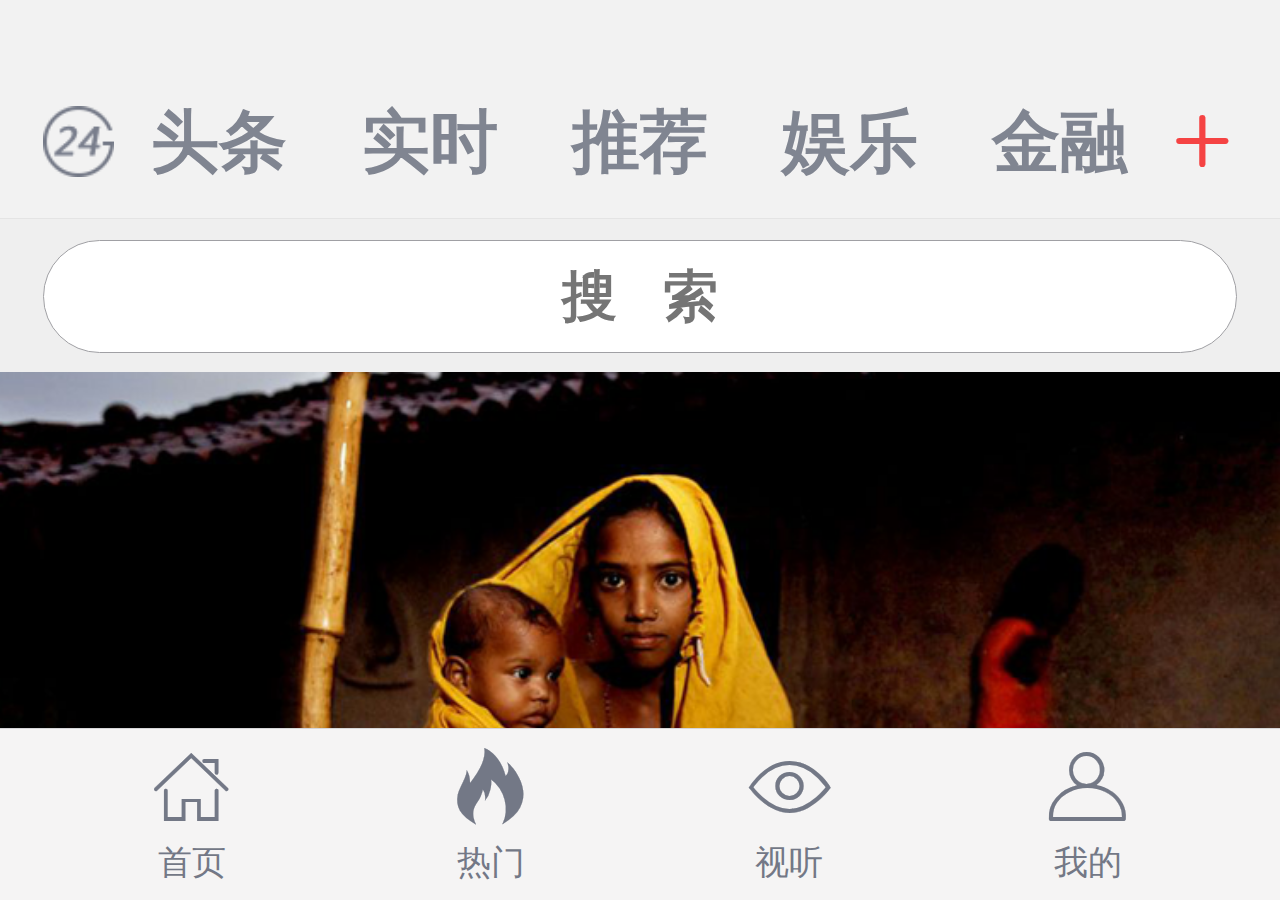
<file: index.html>
<!doctype html>
<html lang="en">
<head>
    <meta charset="UTF-8">
    <title>Document</title>
    <meta name="viewport" content="width=device-width, user-scalable=no, initial-scale=1.0, maximum-scale=1.0, minimum-scale=1.0">
    <link rel="stylesheet" href="css/swiper-3.4.0.min.css">
    <link rel="stylesheet" href="css/animate.css">
    <link rel="stylesheet" href="fonts/iconfont.css">
    <link rel="stylesheet" href="css/index.css">
    <script src="js/zepto.min.js"></script>
    <script src="js/swiper-3.4.0.min.js"></script>
    <script src="js/index.js"></script>
</head>
<body>
<div class="header">
    <div class="head"></div>
    <div class="nav_head">
        <div class="logo">
            <span></span>
        </div>
        <div class="nav">
            <div class="nav_main">
                <a href="#"><span>头条</span></a>
                <a href="#"><span>实时</span></a>
                <a href="#"><span>推荐</span></a>
                <a href="#"><span>娱乐</span></a>
                <a href="#"><span>金融</span></a>
            </div>
        </div>
        <div class="sadd">
            <i class="iconfont icon-jiahao"></i>
        </div>
    </div>
</div>
<div class="search">
    <div class="shuru">
        <input type="text" placeholder="搜&nbsp;&nbsp;&nbsp;索">
    </div>
</div>
<div class="menu">
    <div class="menu_swiper">
        <div class="swiper-wrapper">
            <div class="swiper-slide">
                <div class="menu_con">
                <div class="banner">
                    <div class="swiper-container">
                        <div class="swiper-wrapper">
                            <div class="swiper-slide"><img src="img/banner_1.png" alt=""><span>叙利亚内战导致难民持续增加</span></div>
                            <div class="swiper-slide"><img src="img/banner_1.png" alt=""><span>叙利亚内战导致难民持续增加</span></div>
                            <div class="swiper-slide"><img src="img/banner_1.png" alt=""><span>叙利亚内战导致难民持续增加</span></div>
                            <div class="swiper-slide"><img src="img/banner_1.png" alt=""><span>叙利亚内战导致难民持续增加</span></div>
                        </div>
                        <!-- Add Pagination -->
                        <div class="swiper-pagination "></div>
                    </div>
                </div>
                <div class="news_list">
                    <div class="news_main">
                        <div class="news_pic">
                            <img src="img/tiaoshi (1).jpg" alt="">
                        </div>
                        <div class="news_con">
                            <h2 class="news_title">被曝出英国周边地区的非洲难民 数量急剧增加</h2>
                            <div class="news_time">09:15</div>
                            <div class="news_commit">
                                <span>2010万</span><i class="iconfont icon-wodefankui"></i>
                            </div>
                        </div>
                    </div>
                    <div class="news_main">
                        <div class="news_pic">
                            <img src="img/tiaoshi (2).jpg" alt="">
                        </div>
                        <div class="news_con">
                            <h2 class="news_title">G20为什么对中国这么重要? 习近平这样说</h2>
                            <div class="news_time">09:15</div>
                            <div class="news_commit">
                                <span>2010万</span><i class="iconfont icon-wodefankui"></i>
                            </div>
                        </div>
                    </div>
                    <div class="news_main">
                        <div class="news_pic">
                            <img src="img/tiaoshi (3).jpg" alt="">
                        </div>
                        <div class="news_con">
                            <h2 class="news_title">太平洋地区发现发现“不明物体” 竟然是它</h2>
                            <div class="news_time">09:15</div>
                            <div class="news_commit">
                                <span>2010万</span><i class="iconfont icon-wodefankui"></i>
                            </div>
                        </div>
                    </div>
                    <div class="news_main">
                        <div class="news_pic">
                            <img src="img/tiaoshi (4).jpg" alt="">
                        </div>
                        <div class="news_con">
                            <h2 class="news_title">G20为什么对中国这么重要? 习近平这样说</h2>
                            <div class="news_time">09:15</div>
                            <div class="news_commit">
                                <span>2010万</span><i class="iconfont icon-wodefankui"></i>
                            </div>
                        </div>
                    </div>
                    <div class="news_main">
                        <div class="news_pic">
                            <img src="img/tiaoshi (4).jpg" alt="">
                        </div>
                        <div class="news_con">
                            <h2 class="news_title">G20为什么对中国这么重要? 习近平这样说</h2>
                            <div class="news_time">09:15</div>
                            <div class="news_commit">
                                <span>2010万</span><i class="iconfont icon-wodefankui"></i>
                            </div>
                        </div>
                    </div>
                    <div class="news_main">
                        <div class="news_pic">
                            <img src="img/tiaoshi (4).jpg" alt="">
                        </div>
                        <div class="news_con">
                            <h2 class="news_title">G20为什么对中国这么重要? 习近平这样说</h2>
                            <div class="news_time">09:15</div>
                            <div class="news_commit">
                                <span>2010万</span><i class="iconfont icon-wodefankui"></i>
                            </div>
                        </div>
                    </div>
                    <div class="news_main">
                        <div class="news_pic">
                            <img src="img/tiaoshi (4).jpg" alt="">
                        </div>
                        <div class="news_con">
                            <h2 class="news_title">G20为什么对中国这么重要? 习近平这样说</h2>
                            <div class="news_time">09:15</div>
                            <div class="news_commit">
                                <span>2010万</span><i class="iconfont icon-wodefankui"></i>
                            </div>
                        </div>
                    </div>
                </div>
            </div>
            </div>
        </div>
    <!-- Add Scroll Bar -->
        <div class="swiper-scrollbar"></div>
    </div>

</div>
<div class="footer">
    <div class="foot_main">
        <div class="foot_icon">
            <i class="iconfont icon-shouyeshouye"></i>
        </div>
        <span>首页</span>
    </div>
    <div class="foot_main">
        <div class="foot_icon">
            <i class="iconfont icon-huo"></i>
        </div>
        <span>热门</span>
    </div>
    <div class="foot_main">
        <div class="foot_icon">
            <i class="iconfont icon-yanjing"></i>
        </div>
        <span>视听</span>
    </div>
    <div class="foot_main">
        <div class="foot_icon">
            <i class="iconfont icon-wodejuhuasuan"></i>
        </div>
        <span>我的</span>
    </div>
</div>
</body>
</html>
</file>
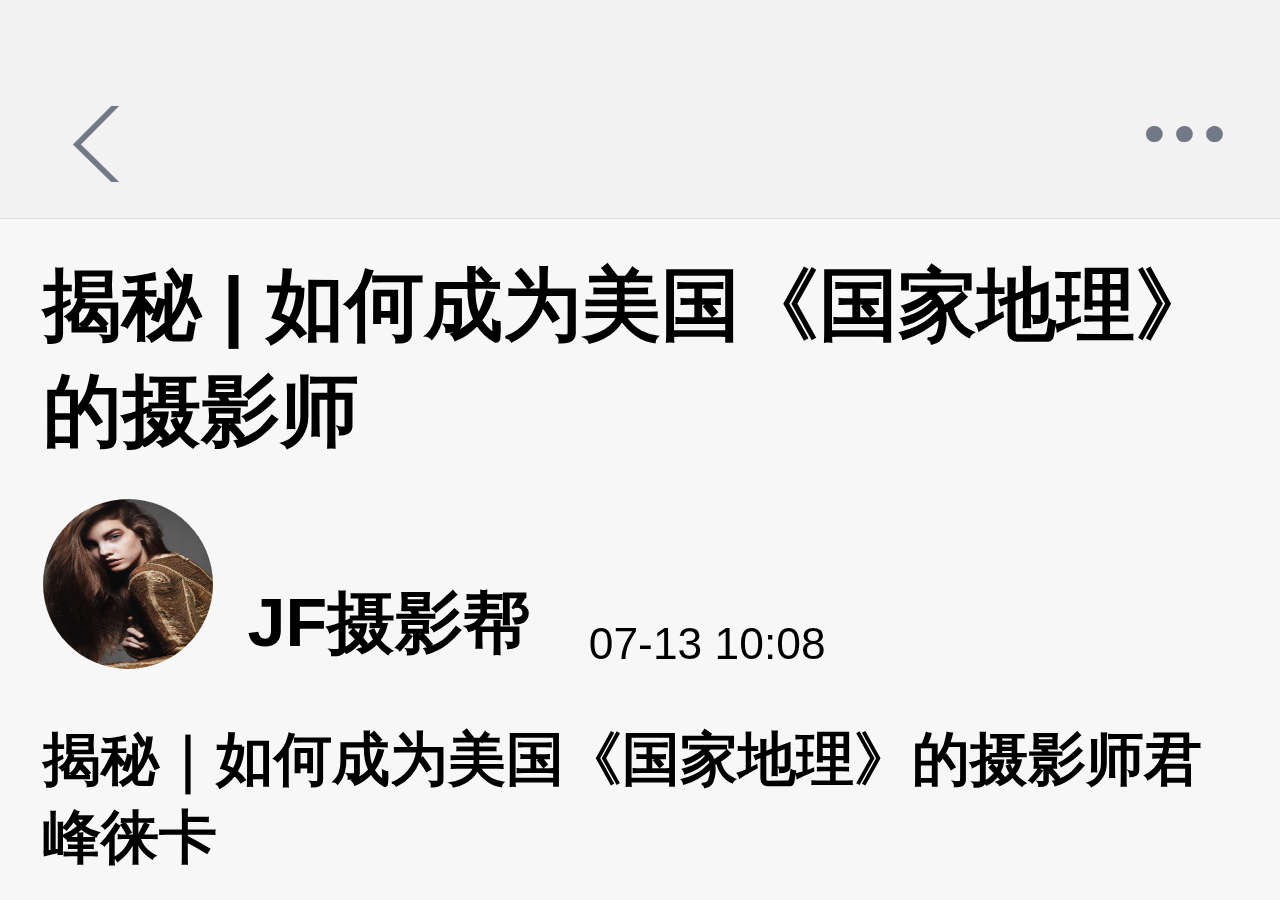
<file: show.html>
<!doctype html>
<html lang="en">
<head>
    <meta charset="UTF-8">
    <title>Document</title>
    <meta name="viewport" content="width=device-width, user-scalable=no, initial-scale=1.0, maximum-scale=1.0, minimum-scale=1.0">
    <link rel="stylesheet" href="css/swiper-3.4.0.min.css">
    <link rel="stylesheet" href="css/animate.css">
    <link rel="stylesheet" href="fonts/iconfont.css">
    <link rel="stylesheet" href="css/index.css">
    <script src="js/zepto.min.js"></script>
    <script src="js/swiper-3.4.0.min.js"></script>
    <script src="js/index.js"></script>
</head>
<body>
<div class="header">
    <div class="head"></div>
    <div class="select_head">
        <div class="back">
            <i class="iconfont icon-arrowleft"></i>
        </div>
        <div class="share">
            <i class="iconfont icon-shenglve"></i>
        </div>
    </div>
</div>
<div class="show">
    <div class="show_swiper">
        <div class="swiper-wrapper">
            <div class="swiper-slide">
                <h2 class="show_title">揭秘 | 如何成为美国《国家地理》 的摄影师</h2>
                 <div class="show_header">
                     <div class="show_config">
                         <div class="show_pic"><img src="img/showprc.png" alt=""></div>
                         <span class="show_writer">JF摄影帮</span>
                          <span class="show_time">07-13 10:08</span>
                     </div>
                 </div>
                <div class="show_con">
                    <h3 class=".show_con_title">揭秘｜如何成为美国《国家地理》的摄影师君 峰徕卡</h3>
                    <p>Suspendisse rhoncus fringilla nisl. Mauris eget lorem ac urna consectetur convallis non vel mi. Donec libero dolor, volutpat ut urna sit amet, aliquet molestie purus. Phasellus faucibus, leo vel scelerisque lobortis, ipsum leo sollicitudin metus, eget sagittis ante orci eu ipsum. Nulla ac mauris eu risus sagittis scelerisque iaculis bibendum mauris. Cras ut egestas orci. Cras odio risus, sagittis ut nunc vitae, aliquam consectetur purus. Vivamus ornare nunc vel tellus facilisis, quis dictum elit tincidunt. Donec accumsan nisi at laoreet sodales. Cras at ullamcorper massa. Maecenas at facilisis ex. Nam mollis dignissim purus id efficitur.</p>
                    <img src="img/bg.png" alt="">
                    <p>Curabitur eget aliquam erat. Curabitur a neque vitae purus volutpat elementum. Vivamus quis vestibulum leo, efficitur ullamcorper velit. Integer tincidunt finibus metus vel porta. Mauris sed mauris congue, pretium est nec, malesuada purus. Nulla hendrerit consectetur arcu et lacinia. Suspendisse augue justo, convallis eget arcu in, pretium tempor ligula. Nullam vulputate tincidunt est ut ullamcorper.</p>
                    <p>Curabitur sed sodales leo. Nulla facilisi. Etiam condimentum, nisi id tempor vulputate, nisi justo cursus justo, pellentesque condimentum diam arcu sit amet leo. Cum sociis natoque penatibus et magnis dis parturient montes, nascetur ridiculus mus. In placerat tellus a posuere vehicula. Donec diam massa, efficitur vitae mattis et, pretium in augue. Fusce iaculis mi quis ante venenatis, sit amet pellentesque orci aliquam. Vestibulum elementum posuere vehicula.</p>
                    <p>Sed tincidunt diam a massa pharetra faucibus. Praesent condimentum id arcu nec fringilla. Maecenas faucibus, ante et venenatis interdum, erat mi eleifend dui, at convallis nisl est nec arcu. Duis vitae arcu rhoncus, faucibus magna ut, tempus metus. Cras in nibh sed ipsum consequat rhoncus. Proin fringilla nulla ut augue tempor fermentum. Nunc hendrerit non nisi vitae finibus. Donec eget ornare libero. Aliquam auctor erat enim, a semper risus semper at. In ut dui in metus tincidunt euismod eget et lacus. Aenean et dictum urna, sed rhoncus lorem. Duis pharetra sagittis odio. Etiam a libero ut nisi feugiat tincidunt vel vitae turpis. Maecenas vel orci sit amet lorem hendrerit venenatis sollicitudin ut dui. Quisque rhoncus nibh in massa pretium scelerisque.</p>
                </div>
                <div class="show_commit">
                    <div class="commit_title"><h2>热门评论</h2></div>
                </div>
            </div>
        </div>
        <!-- Add Scroll Bar -->
        <div class="swiper-scrollbar"></div>
    </div>

</div>


</body>
</html>
</file>
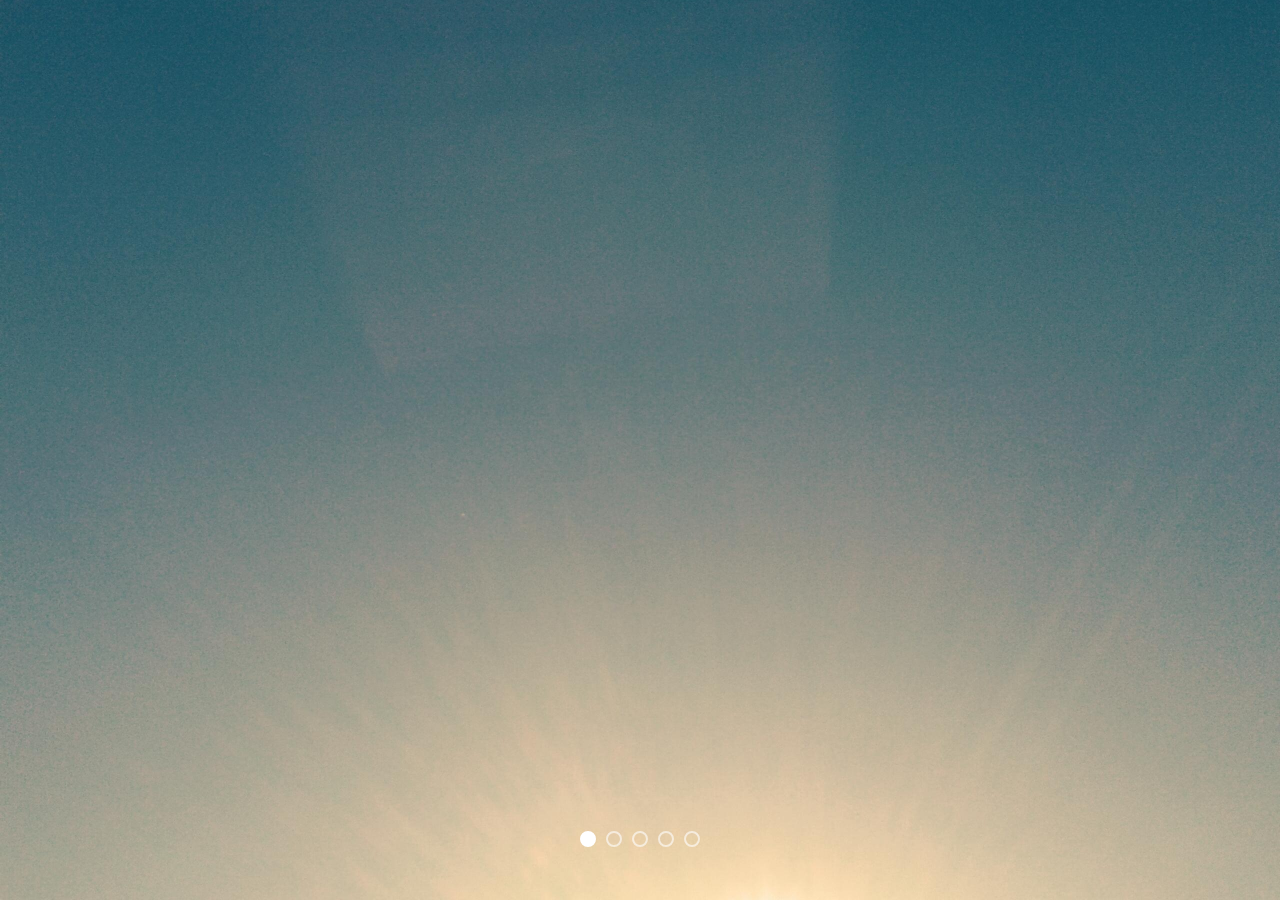
<file: yindao.html>
<!doctype html>
<html lang="en">
<head>
    <meta charset="UTF-8">
    <title>Document</title>
    <meta name="viewport" content="width=device-width, user-scalable=no, initial-scale=1.0, maximum-scale=1.0, minimum-scale=1.0">
    <link rel="stylesheet" href="css/swiper-3.4.0.min.css">
    <link rel="stylesheet" href="css/animate.css">
    <link rel="stylesheet" href="fonts/iconfont.css">
    <link rel="stylesheet" href="css/news.css">
    <script src="js/zepto.min.js"></script>
    <script src="js/swiper-3.4.0.min.js"></script>
    <script src="js/news.js"></script>
</head>
<body>
<div class="swiper-container">
    <div class="swiper-wrapper">
        <div class="swiper-slide">
            <div class="gpage gpage1">

            </div>
        </div>
        <div class="swiper-slide">
            <div class="gpage gpage2">
                <h2>— 7×24小时 —</h2>
                <p>为你带来新闻现场的一手资讯</p>
                <div class="phonebg">
                    <div class="page21">
                        <div class="page22 animated infinite pulse"></div>
                        <i class="page21_shou iconfont icon-shou"></i>
                    </div>
                </div>
            </div>
        </div>
        <div class="swiper-slide">
            <div class="gpage gpage3">
                <h2>精彩互动区</h2>
                <p>热辣点评更精彩</p>
                <p >参与网友讨论</p>
                <div class="phonebg">
                    <div class="page31">
                        <div class="page32 animated infinite pulse"></div>
                        <div class="page33"></div>
                        <i class="page31_shou iconfont icon-shou"></i>
                    </div>
                </div>
            </div>
        </div>
        <div class="swiper-slide">
            <div class="gpage gpage4">
                <h2>高清看视频</h2>
                <p>视频播放再度优化 全面支持</p>
                <p>横屏不在错过细节 拓宽你的世界</p>
                <div class="phonebg">
                    <div class="page41">
                        <div class="page42">
                            <div class="page42_1">
                                <div class="page42_play animated infinite pulse"></div>
                            </div>
                            <div class="page42_1copy"></div>
                        </div>
                        <i class="page41_shou iconfont icon-shou"></i>
                    </div>
                </div>
            </div>
        </div>
        <div class="swiper-slide">
            <div class="gpage gpage5"></div>
        </div>
    </div>
    <div class="swiper-pagination"></div>
    <div class="swiper-scrollbar"></div>
</div>
</body>
</html>
</file>
<file: fonts/iconfont.css>
@font-face {font-family: "iconfont";
  src: url('iconfont.eot?t=1480861812551'); /* IE9*/
  src: url('iconfont.eot?t=1480861812551#iefix') format('embedded-opentype'), /* IE6-IE8 */
  url('iconfont.woff?t=1480861812551') format('woff'), /* chrome, firefox */
  url('iconfont.ttf?t=1480861812551') format('truetype'), /* chrome, firefox, opera, Safari, Android, iOS 4.2+*/
  url('iconfont.svg?t=1480861812551#iconfont') format('svg'); /* iOS 4.1- */
}

.iconfont {
  font-family:"iconfont" !important;
  font-size:16px;
  font-style:normal;
  -webkit-font-smoothing: antialiased;
  -webkit-text-stroke-width: 0.2px;
  -moz-osx-font-smoothing: grayscale;
}

.icon-jiahao:before { content: "\e600"; }

.icon-remen:before { content: "\e60c"; }

.icon-arrowleft:before { content: "\e603"; }

.icon-iconfontwohover:before { content: "\e60d"; }

.icon-shouye:before { content: "\e64f"; }

.icon-wodefankui:before { content: "\e656"; }

.icon-wodejuhuasuan:before { content: "\e659"; }

.icon-yanjing:before { content: "\e661"; }

.icon-new:before { content: "\e667"; }

.icon-huo:before { content: "\e66c"; }

.icon-dangdi:before { content: "\e62a"; }

.icon-shou:before { content: "\e602"; }

.icon-shouyeshouye:before { content: "\e629"; }

.icon-shipin:before { content: "\e62d"; }

.icon-shenglve:before { content: "\e60a"; }
</file>
<file: css/index.css>
body,a,ul,ol,li,input,p,h1,h2,h3,h4,h5,h6{
    margin: 0;
    padding: 0;
    list-style: none;
}
body{
    font-family:Helvetica;
}
img{
    border: 0;
}
a{
    text-decoration: none;
}
.header{
    position: fixed;
    top: 0;
    width: 7.5rem;
    height: 1.28rem;
    z-index: 10;
}
.header .head{
    width:7.5rem;
    height:0.38rem;
    background: #F2F2F2;
}
.header .nav_head{
    width:7rem;
    height:0.9rem;
    padding: 0 0.25rem;
    background: #F2F2F2;
    display: flex;
}
.nav_head .logo{
    width: 0.42rem;
    height: 0.9rem;
    display: flex;
    -webkit-box-align:center;  /*垂直对齐写在父容器或项目外*/
    align-items:center;
    z-index: 12;
}
.nav_head .logo span{
    align-self:center;  /*垂直对齐写在项目内，优先级高于align-items*/
    width: 0.42rem;
    height: 0.42rem;
    background: url("../img/24.png") 0 0 no-repeat;
    background-size: cover;
}
.nav_head .sadd{
    width: 0.42rem;
    height: 0.9rem;
    display: flex;
    -webkit-box-align:center;
    align-items:center;
    justify-content:center;
    z-index: 12;
}
.nav_head .sadd i{
    font-size: 0.6rem;
    color: #F54343;
    -webkit-user-select:none;
}
.nav_head .nav{
    width: 6.16rem;
    height: 0.9rem;
    z-index: 10;
    overflow: hidden;
}
.nav_main{
    height: 0.9rem;
    /*width: 12.32rem;*/
    display: flex;
    justify-content:space-around;
    -webkit-justify-content: space-around;
    flex-wrap:nowrap;

}
.nav_main a{
    display: flex;
    width: 1.2rem;
    height:0.9rem;
    border-bottom:0.06rem solid rgba(255,255,255,0);
    justify-content:space-around;
    -webkit-justify-content: space-around;

}
.nav_main span{
    align-self: center;
    font-size: 0.4rem;
    color: #808591;
    font-weight:bold;
}
.nav_main a:hover{
    border-bottom:0.06rem solid #F54343;
}.nav_main a:hover span{
     color:#F54343;
 }

.search{
    position: fixed;
    top:1.28rem;
    width:7rem;
    height:0.9rem;
    border-top: 0.01rem solid #E4E4E4;
    border-bottom: 0.01rem solid #E4E4E4;
    padding: 0 0.25rem;
    background: #EFEFEF;
    display: flex;
    -webkit-box-align: center;
    align-items: center;
}
.search .shuru{
    width: 7rem;
    height:0.65rem;
    border-radius: 0.5rem;
    border: 0.01rem solid #A0A0A4;
    background: #FFF;
    position: relative;
}
.shuru input{
    position: absolute;
    top:0;left: 0;right: 0;bottom:0;
    margin:auto;
    width: 6rem;
    height: 0.46rem;
    border: none;
    font-size: 0.32rem;
    font-weight: bold;
    text-align: center;
    color: #F0F0F0;
    font-family:Helvetica;
}
/********主体*********/
.menu{
    height: 10.16rem;
    width: 7.5rem;
    position: fixed;
    top:2.18rem;
}
.menu_swiper {
    width: 100%;
    height: 100%;
    background: #F7F7F7;
}
.menu_swiper .swiper-slide {
    height: auto;
    -webkit-box-sizing: border-box;
    box-sizing: border-box;
}
.menu_con{
    width: 7.5rem;
    /*background: red;*/
}
.menu_con .banner{
    width: 7.5rem;
    height: 4.23rem;
}
.banner .swiper-container{
    width: 7.5rem;
    height:4.23rem;
}
.banner .swiper-pagination{
    padding:0  0.5rem;
    display: flex;
    -webkit-box-pack: end;
    justify-content: flex-end;
    bottom: 0.26rem;
    left: 0;
    width: 6.5rem;
    font-size: 0.4rem;
    color: #FFF;
}
.banner .swiper-slide{
    position: relative;
}
.banner .swiper-slide img{
    width:7.5rem;
    height: 4.23rem;
    background-size: cover;
    background:no-repeat;
    opacity: 1;
    transition: all 0.6s ;
}
.banner .swiper-slide-active img{
    opacity: 1;
}
.banner .swiper-slide span{
    position: absolute;
    bottom: 0.26rem;
    left: 0.26rem;
    font-size: 0.34rem;
    color: #FFF;
    font-weight:bold;
    opacity: 0;
    transition: all 1s ;
}
.banner .swiper-slide-active span{
    opacity: 1;transition-delay: 0.6s;
}
.menu_con .news_list{
    width: 7.5rem;
    /*background: red;*/
}
.news_list .news_main{
    width: 7.5rem;
    height: 1.8rem;
    border-bottom: 1px solid #E5E5E5;
    background: #F7F7F7;
    display: flex;
    -webkit-box-align:center;
    align-items: center;
    -webkit-box-pack:justify;
    justify-content: space-between;
}
.news_main .news_pic{
    width: 1.85rem;
    height: 1.3rem;
    padding-left: 0.25rem;
    /*background: red;*/
}
.news_main .news_pic img{
    width: 100%;
    height: 100%;
    background-size: cover;
    background-repeat: no-repeat;
}
.news_main .news_con{
    width:5.4rem;
    height:1.3rem;
    display: flex;
    flex-wrap:wrap;
}
.news_main .news_con .news_title{
    display: flex;
    width: 4.86rem;
    height: 0.8rem;
    padding: 0 0.15rem;
    font-size: 0.32rem;
    color: #001100;
}
.news_main .news_con .news_time{
    display: flex;
    padding-left: 0.15rem;
    -webkit-box-pack:start;
    justify-content: flex-start;
    -webkit-box-align: center;
    align-items: center;
    width:2.43rem;
    height: 0.5rem;
    color: #8492A7;
    font-size: 0.3rem;
}
.news_main .news_con .news_commit{
    display: flex;
    -webkit-box-pack:end;
    justify-content: flex-end;
    -webkit-box-align: center;
    align-items: center;
    width:2.43rem;
    height: 0.5rem;
    color: #8492A7;
    font-size: 0.26rem;
}
.news_main .news_con .news_commit span{
    font-size: 0.28rem;
    color: #9DA8B8;
    padding-right: 0.1rem;
    font-family:Helvetica;
}
.news_main .news_con .news_commit i{
    font-size: 0.3rem;
}
/********底部*********/
.footer{
    position: fixed;
    bottom: 0;
    width: 7rem;
    height: 1rem;
    padding: 0 0.25rem;
    background:#F5F4F4;
    z-index: 10;
    border-top: 0.01rem solid #D6D6D8;
    display: flex;
}
.foot_main{
    width: 1.75rem;
    height: 1rem;
}
.foot_icon{
    display: flex;
    width: 1.75rem;
    height: 0.65rem;
    /*background: blue;*/
    -webkit-box-align: end;
    align-items:  flex-end;
    -webkit-box-pack:center;
    justify-content:center;
}
.foot_icon i{
    display: flex;
    align-self: flex-end;
    font-size: 0.5rem;
    color: #737886;
}
.foot_main span{
    display: flex;
    width: 1.75rem;
    height: 0.35rem;
    /*background: red;*/
    font-size: 0.2rem;
    color: #737886;
    -webkit-box-pack: center;
    justify-content: center;
    -webkit-box-align: start;
    align-items: flex-start;
}
.foot_main:hover i{
    color: #F54343;
}
.foot_main:hover span{
    color: #F54343;
}
/******************show界面*********************/
.select_head{
    width:7rem;
    height:0.9rem;
    padding: 0 0.25rem;
    background: #F2F2F2;
    display: flex;
    justify-content:space-between;
    border-bottom: 1px solid #DEDEDE;
}
.select_head .back{
    width: 0.62rem;
    height: 0.9rem;
    display: flex;
    z-index: 12;
    -webkit-box-align:center;
    align-items:center;
    -webkit-box-pack: center;
    justify-content: center;
}
.select_head .back i{
    align-self:center;  /*垂直对齐写在项目内，优先级高于align-items*/
    font-size: 0.6rem;
    color: #737886;
    -webkit-user-select:none;
}
.select_head .share{
    width: 0.62rem;
    height: 0.9rem;
    display: flex;
    -webkit-box-align:center;
    align-items:center;
    -webkit-box-pack: center;
    justify-content: center;
    z-index: 12;
}
.select_head .share i{
    font-size: 0.8rem;
    color: #737886;
    -webkit-user-select:none;
}
.show{
    position: fixed;
    top: 1.28rem;
    width: 7.5rem;
    height: 12.06rem;
    background: #F7F7F7;
}
.show .show_swiper {
    width: 100%;
    height: 100%;
    background: #F7F7F7;
}
.show .swiper-slide {
    height: auto;
    -webkit-box-sizing: border-box;
    box-sizing: border-box;
}
.show_title{
    width: 7rem;
    padding:0.2rem 0.25rem;
    font-size: 0.46rem;
    color: #000;
}
.show_header{
    width: 7rem;
    display: flex;
    padding:0 0.25rem;
    padding-bottom: 0.2rem;
}
.show_header .show_config{
    display: flex;
    align-self: flex-start;
    width: 7rem;
    -webkit-box-align: end;
    align-items: flex-end;
}

.show_config .show_pic{
    width:1rem;
    height:1rem;
    -webkit-border-radius:50%;
    -moz-border-radius:50%;
    border-radius:50%;
    padding-right:0.2rem;
}
.show_config .show_pic img{
    width: 100%;
    height: 100%;
    -webkit-border-radius:50%;
    -moz-border-radius:50%;
    border-radius:50%;
    background-position: 50%;
    background-size: cover;
    background-repeat: no-repeat;
}
.show_config .show_writer{
    display: flex;
    width: 2rem;
    height: 0.8rem;
    font-size: 0.4rem;
    -webkit-box-align: end;
    align-items: flex-end;
    color: #000;
    font-weight: bold;
}
.show_config .show_time{
    display: flex;
    width: 2.8rem;
    height: 0.8rem;
    font-size: 0.26rem;
    -webkit-box-align: end;
    align-items: flex-end;
}
.show_con{
    width: 7rem;
    padding:0 0.25rem;
}
.show_con h3{
    width: 7rem;
    font-size: 0.34rem;
    padding: 0.1rem 0;
    color: #000;
}
.show_con p{
    width: 7rem;
    padding: 0.1rem 0;
    font-size: 0.3rem;
    color: #000;
}
.show_con img{
    padding: 0.1rem 0;
    width: 7rem;
    background-size: cover;
    background-repeat: no-repeat;
}

.show_commit{
    width:7.5rem;
}
.commit_title{
    display: flex;
    width:7rem;
    padding:0 0.25rem;
    height:0.8rem;
    background: #F2F2F2;
    -webkit-box-pack:start;
    justify-content: flex-start;
    -webkit-box-align: center;
    align-items:center;
}
.commit_title h2{
    font-size: 0.34rem;

}
</file>
<file: css/news.css>
body,a,ul,ol,li,input,p,h1,h2,h3,h4,h5,h6{
    margin: 0;
    padding: 0;
    list-style: none;
}
img{
    border: 0;
}
a{
    text-decoration: none;
}
/********************初始化样式*******************/
.swiper-container{
    width: 100%;
    height: 7.5rem;
}
.swiper-container-horizontal>.swiper-pagination-bullets, .swiper-pagination-custom, .swiper-pagination-fraction {
    bottom: 0.2rem;
}
.swiper-pagination-bullet {
    width: 0.1rem;
    height: 0.1rem;
    display: inline-block;
    border-radius: 50%;
    border: 0.02rem solid #FFF;
    background: rgba(0,0,0,0);
    opacity: 0.6;
}
.swiper-pagination-bullet-active {
    opacity: 1;
    background: #FFF;
}
/*****************page****************/
.gpage1{
background:url(../img/bg.jpg) 70% 20%;
}
.gpage2{
background:url(../img/bg.jpg) 50%;
}
.gpage3{
background:url(../img/bg.jpg) 50%;
}
.gpage4{
background:url(../img/bg.jpg) 50%;
}
.gpage5{
background:url(../img/bg.jpg) 50%;
}
.gpage{
    width: 100%;
    height: 7.5rem;
    -webkit-background-size:cover;
    background-size:cover;
    background-repeat: no-repeat;
    position: relative;
}
.gpage h2{
    font-family: "微软雅黑";
    font-weight: bold;
    color: #FFF;
    font-size: 0.3rem;
    text-align: center;
}
.gpage p{
    font-family: "微软雅黑";
    font-size: 0.2rem;
    text-align: center;
    color: #F1F1F1;
}
/*****************二屏*******************/
.gpage2 h2{
    position: absolute;
    left:0;right: 0;
    margin: 0 auto;
    top:0.3rem;
    opacity: 0;
    transition:all 1s ease;
}
.swiper-slide-active .gpage2 h2{top:0.6rem;opacity: 1;transition-delay: 0.4s;}

.gpage2 p{
    position: absolute;
    left:0;right: 0;
    margin: 0 auto;
    top:1.1rem;
    opacity: 0;
    -webkit-transform:scale(0.5, 0.5);
    transform:scale(0.5, 0.5);
    transition:all 1s ease;
}
.swiper-slide-active .gpage2 p{-webkit-transform:scale(1, 1); transform:scale(1, 1);opacity: 1;transition-delay: 0.8s;}

.phonebg{
    position: absolute;
    left:0;right: 0;
    top: 0.45rem;
    margin: 0 auto;
    width: 4.22rem;
    height: 7.5rem;
    background:url(../img/phone.png);
    -webkit-background-size:cover;
    background-size:cover;
    background-repeat: no-repeat;
    opacity: 0;
    transition:all .6s ease;
}
.swiper-slide-active .phonebg{top: 0.15rem;opacity: 1;transition-delay: 1.4s;}

.page21{
    position: absolute;
    left:0;right: 0;
    top:2.2rem;
    margin: 0 auto;
    width:2.14rem;
    height: 3.88rem;
    background:url(../img/page21.png);
    -webkit-background-size:cover;
    background-size:cover;
    background-repeat: no-repeat;
    opacity: 0;
    transition:all .6s ease;
}
.swiper-slide-active .page21{opacity: 1;transition-delay: 1.4s;}

.page22{
    position: absolute;
    left:0.1rem;
    top:0rem;
    width:0.6rem;
    height: 0.6rem;
    background:url(../img/page22.png);
    -webkit-background-size:cover;
    background-size:cover;
    background-repeat: no-repeat;
    opacity: 0;
    -webkit-transform:scale(0.5, 0.5);
    transform:scale(0.5, 0.5);
    transition:all 1s ease;
}
.swiper-slide-active .page22{
    left:-0.5rem;top:0.18rem;-webkit-transform:scale(1, 1); transform:scale(1, 1);opacity: 1;transition-delay: 5s;}

.page21_shou{
    position: absolute;
    left:0.15rem;
    top:3.6rem;
    font-size: 0.35em;
    color: rgba(0,0,0,0.7);
    opacity:0;
    -webkit-transform:scale(0.7, 0.7); transform:scale(0.7, 0.7);
    opacity: 0;
}
.swiper-slide-active .page21_shou{
    animation: shou 2s ease 3s  forwards;;
}
@keyframes shou {
    0%{
        -webkit-transform:scale(0.5, 0.5); transform:scale(0.5, 0.5);
        opacity: 1;
    }
    20%{
        -webkit-transform:scale(1, 1);opacity:1; transform:scale(1, 1);
        opacity: 1;
    }
    40%{
        left:0.3rem;top:0.2rem;
        -webkit-transform:scale(1, 1);opacity:1; transform:scale(1, 1);
    }
    80%{
        left:0.3rem;top:0.2rem;
        -webkit-transform:scale(1, 1);opacity:1; transform:scale(1, 1);
    }
    90%{
        -webkit-transform:scale(0.7, 0.7);opacity:1; transform:scale(0.7, 0.7);
    }
    100%{
        -webkit-transform:scale(1, 1);opacity:1; transform:scale(1, 1);
        left:0.3rem;top:0.2rem;
    }
}

/******************三屏******************/
.gpage3 h2{
    position: absolute;
    left:0;right: 0;
    margin: 0 auto;
    top:0.3rem;
    opacity: 0;
    transition:all 1s ease;
}
.swiper-slide-active .gpage3 h2{top:0.54rem;opacity: 1;transition-delay: 0.4s;}

.gpage3 p{
    position: absolute;
    left:0;right: 0;
    margin: 0 auto;
    top:0.98rem;
    opacity: 0;
    -webkit-transform:scale(0.5, 0.5);
    transform:scale(0.5, 0.5);
    transition:all 1s ease;
}
.gpage3 p:nth-child(2){
    position: absolute;
    left:0;right: 0;
    margin: 0 auto;
    top:1.22rem;
    opacity: 0;
    -webkit-transform:scale(0.5, 0.5);
    transform:scale(0.5, 0.5);
    transition:all 1s ease;
}
.swiper-slide-active .gpage3 p{-webkit-transform:scale(1, 1); transform:scale(1, 1);opacity: 1;transition-delay: 0.8s;}

.page31{
    position: absolute;
    left:0;right: 0;
    top:2.2rem;
    margin: 0 auto;
    width:2.14rem;
    height: 3.88rem;
    background:url(../img/page31.png);
    -webkit-background-size:cover;
    background-size:cover;
    background-repeat: no-repeat;
    opacity: 0;
    transition:all .6s ease;
}
.swiper-slide-active .page31{opacity: 1;transition-delay: 1.4s;}

.page32{
    position: absolute;
    left:0.7rem;
    bottom:-0rem;
    width:0.3rem;
    height: 0.3rem;
    background:url(../img/page32.png);
    -webkit-background-size:cover;
    background-size:cover;
    background-repeat: no-repeat;
    opacity: 0;
    -webkit-transform:scale(0.5, 0.5);
    transform:scale(0.5, 0.5);
    transition:all .6s ease;
    z-index: 12;
}
.swiper-slide-active .page32{
    left:-0.46rem;bottom:0.90rem;width:0.6rem;
    height: 0.6rem;-webkit-transform:scale(1, 1); transform:scale(1, 1);opacity: 1;transition-delay: 5.8s;}

.page33{
    position: absolute;
    left:-0.46rem;bottom:0.86rem;
    width:0.3rem;
    height: 0.3rem;
    background:url(../img/page33.png);
    -webkit-background-size:cover;
    background-size:cover;
    background-repeat: no-repeat;
    opacity: 0;
    transition:all .6s ;
    z-index:10;
}
.swiper-slide-active .page33{
    width:2.4rem;height: 1.68rem; left:0rem;bottom:-0.6rem; opacity: 1;transition-delay: 8.8s;
}
.page31_shou{
    position: absolute;
    left:1.8rem;top:0.2rem;
    font-size: 0.35em;
    color: rgba(0,0,0,0.7);
    opacity:0;
    -webkit-transform:scale(0.7, 0.7); transform:scale(0.7, 0.7);
    opacity: 0;
}
.swiper-slide-active .page31_shou{
    animation: shou31 7s ease 3s  forwards;;
}
@keyframes shou31 {
    0%{
        -webkit-transform:scale(0.7, 0.7); transform:scale(0.7, 0.7);
        opacity: 1;
    }
    10%{
        -webkit-transform:scale(0.7, 0.7); transform:scale(0.7, 0.7);
        opacity: 1;
    }
    20%{
        left:0.25rem;top:3.7rem;
        -webkit-transform:scale(0.7, 0.7);opacity:1; transform:scale(0.7, 0.7);
    }
    30%{
        left:0.74rem;top:3.72rem;
        -webkit-transform:scale(1, 1);opacity:1; transform:scale(1, 1);
    }
    35%{
        -webkit-transform:scale(0.7, 0.7);opacity:1; transform:scale(0.7, 0.7);
    }
    40%{
        -webkit-transform:scale(1, 1);opacity:1; transform:scale(1, 1);
        left:0.74rem; top:3.72rem;
    }
    50%{
        -webkit-transform:scale(1, 1);opacity:1; transform:scale(1, 1);
        left:0.74rem; top:3.72rem;
    }
    60%{
        -webkit-transform:scale(1, 1);opacity:1; transform:scale(1, 1);
        left:0.74rem; top:3.72rem;
    }
    70%{
        -webkit-transform:scale(1, 1);opacity:1; transform:scale(1, 1);
        left:-0.35rem; top:2.72rem;
    }
    75%{
        -webkit-transform:scale(0.7, 0.7);opacity:1; transform:scale(0.7, 0.7);
        left:-0.35rem; top:2.72rem;
        z-index: 13;
    }
    78%{
        -webkit-transform:scale(1, 1);opacity:1; transform:scale(1, 1);
        left:-0.35rem; top:2.72rem;
        z-index: 13;
    }
    100%{
        -webkit-transform:scale(1, 1);opacity:0; transform:scale(1, 1);
        left:-0.35rem; top:2.72rem;
        z-index: 13;
    }
}

/******************四屏******************/
.gpage4 h2{
    position: absolute;
    left:0;right: 0;
    margin: 0 auto;
    top:0.3rem;
    opacity: 0;
    transition:all 1s ease;
}
.swiper-slide-active .gpage4 h2{top:0.54rem;opacity: 1;transition-delay: 0.4s;}

.gpage4 p{
    position: absolute;
    left:0;right: 0;
    margin: 0 auto;
    top:0.98rem;
    opacity: 0;
    -webkit-transform:scale(0.5, 0.5);
    transform:scale(0.5, 0.5);
    transition:all 1s ease;
}
.gpage4 p:nth-child(2){
    position: absolute;
    left:0;right: 0;
    margin: 0 auto;
    top:1.22rem;
    opacity: 0;
    -webkit-transform:scale(0.5, 0.5);
    transform:scale(0.5, 0.5);
    transition:all 1s ease;
}
.swiper-slide-active .gpage4 p{-webkit-transform:scale(1, 1); transform:scale(1, 1);opacity: 1;transition-delay: 0.8s;}

.page41{
    position: absolute;
    left:0;right: 0;
    top:2.2rem;
    margin: 0 auto;
    width:2.14rem;
    height: 3.88rem;
    background:url(../img/page41.png);
    -webkit-background-size:cover;
    background-size:cover;
    background-repeat: no-repeat;
    opacity: 0;
    transition:all .6s ease;
}
.swiper-slide-active .page41{opacity: 1;transition-delay: 1.4s;}

.page42{
    position: absolute;
    left:-0.6rem;
    top:0.8rem;
    width:3.3rem;
    height: 1.88rem;
    background:url(../img/page42.png);
    -webkit-background-size:cover;
    background-size:cover;
    background-repeat: no-repeat;
    opacity: 0;
    -webkit-transform:scale(0.5, 0.5);
    transform:scale(0.5, 0.5);
    transition:all .6s ease;
    z-index: 10;
}
.swiper-slide-active .page42{
    -webkit-transform:scale(1, 1); transform:scale(1, 1);opacity: 1;transition-delay: 2.4s;}

.page42_1{
    position: absolute;
    left:0;right: 0;margin: 0 auto;
    top:0.01rem;
    width:3.28rem;
    height: 1.665rem;
    background:url(../img/lizhi1.png);
    -webkit-background-size:100%;
    background-size:100%;
    background-repeat: no-repeat;
    opacity: 1;
}

.page42_1copy{
    position: absolute;
    left:0;right: 0;margin: 0 auto;
    top:0.01rem;
    width:3.28rem;
    height: 1.665rem;
    background:url(../img/lizhi1copy.gif);
    -webkit-background-size:100%;
    background-size:100%;
    background-repeat: no-repeat;
    opacity: 0;
    transition: all 0.3 ease;
}
.swiper-slide-active .page42_1copy{ opacity: 1;transition-delay: 6s;}

.page42_play{
    position: absolute;
    left:0;right: 0;
    top:0;bottom: 0;
    margin: auto;
    width:0.5rem;
    height: 0.5rem;
    background:url(../img/page42-play.png);
    -webkit-background-size:100%;
    background-size:100%;
    background-repeat: no-repeat;
    opacity: 1;
    -webkit-transform:scale(0.5, 0.5);
    transform:scale(1, 01);
    transition:all .3s ease ;
    z-index:10;
}
.swiper-slide-active .page42_play{ opacity: 0;transition-delay: 5.8s;}

.page41_shou{
    position: absolute;
    left:1.76rem;top:3.68rem;
    font-size: 0.35em;
    color: rgba(0,0,0,0.7);
    opacity:0;
    -webkit-transform:scale(0.7, 0.7); transform:scale(0.7, 0.7);
    opacity: 0;
    z-index:12;
}
.swiper-slide-active .page41_shou{
    animation: shou41 4s ease 3.5s  forwards;;
}
@keyframes shou41 {
    0%{
        left:1.76rem;top:3.68rem;
        -webkit-transform:scale(1, 1); transform:scale(1, 1);
        opacity: 1;
    }
    10%{
        left:1.76rem;top:3.68rem;
        -webkit-transform:scale(1, 1); transform:scale(1, 1);
        opacity: 1;
    }
    20%{
        left: 0.9rem;top:1.6rem;
        -webkit-transform:scale(1, 1);opacity:1; transform:scale(1, 1);
    }
    40%{
        left: 0.9rem;top:1.6rem;
        -webkit-transform:scale(1, 1);opacity:1; transform:scale(1, 1);
    }
    50%{
        left: 0.9rem;top:1.6rem;
        -webkit-transform:scale(0.7, 0.7);opacity:1; transform:scale(0.7, 0.7);
    }
    60%{
        left: 0.9rem;top:1.6rem;
        -webkit-transform:scale(1, 1);opacity:1; transform:scale(1, 1);
    }
    90%{
        left: 0.9rem;top:1.6rem;
        -webkit-transform:scale(1, 1);opacity:1; transform:scale(1, 1);
    }
    100%{
        -webkit-transform:scale(1, 1);opacity:0; transform:scale(1, 1);
        left: 0.9rem;top:1.6rem;
    }
}
</file>
